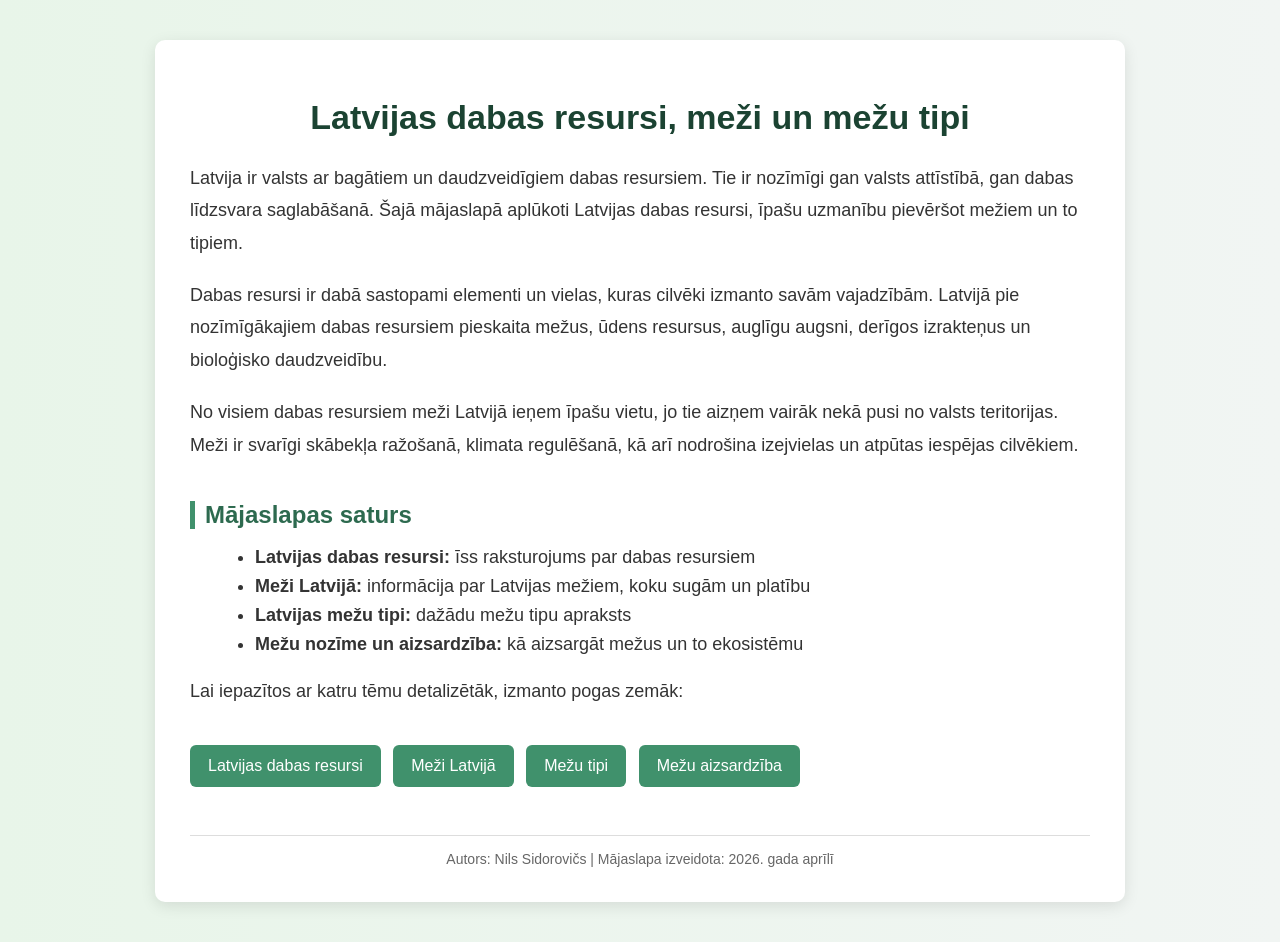
<file: index.html>
<!DOCTYPE html>
<html lang="lv">
<head>
    <meta charset="UTF-8">  
    <meta name="viewport" content="width=device-width, initial-scale=1.0">
    <title>Latvijas dabas resursi, meži un mežu tipi</title>
    <link rel="stylesheet" href="Saturs.style.css">
</head>
<body>

    <div class="container">

        <h1>Latvijas dabas resursi, meži un mežu tipi</h1>

        <p>
            Latvija ir valsts ar bagātiem un daudzveidīgiem dabas resursiem.
            Tie ir nozīmīgi gan valsts attīstībā, gan dabas līdzsvara saglabāšanā.
            Šajā mājaslapā aplūkoti Latvijas dabas resursi,
            īpašu uzmanību pievēršot mežiem un to tipiem.
        </p>

        <p>
            Dabas resursi ir dabā sastopami elementi un vielas,
            kuras cilvēki izmanto savām vajadzībām.
            Latvijā pie nozīmīgākajiem dabas resursiem pieskaita
            mežus, ūdens resursus, auglīgu augsni,
            derīgos izrakteņus un bioloģisko daudzveidību.
        </p>

        <p>
            No visiem dabas resursiem meži Latvijā ieņem īpašu vietu,
            jo tie aizņem vairāk nekā pusi no valsts teritorijas.
            Meži ir svarīgi skābekļa ražošanā, klimata regulēšanā,
            kā arī nodrošina izejvielas un atpūtas iespējas cilvēkiem.
        </p>

        <h2>Mājaslapas saturs</h2>

        <ul>
            <li><strong>Latvijas dabas resursi:</strong> īss raksturojums par dabas resursiem</li>
            <li><strong>Meži Latvijā:</strong> informācija par Latvijas mežiem, koku sugām un platību</li>
            <li><strong>Latvijas mežu tipi:</strong> dažādu mežu tipu apraksts</li>
            <li><strong>Mežu nozīme un aizsardzība:</strong> kā aizsargāt mežus un to ekosistēmu</li>
        </ul>

        <p>Lai iepazītos ar katru tēmu detalizētāk, izmanto pogas zemāk:</p>

        <!-- Navigācija uz citām lapām -->
        <div class="nav">
            <a href="latvijasdabasresursi.html">Latvijas dabas resursi</a>
            <a href="latvijasmezi.html">Meži Latvijā</a>
            <a href="latvijasmezutipi.html">Mežu tipi</a>
            <a href="latvijasmezuaizsardziba.html">Mežu aizsardzība</a>
        </div>

        <!-- Footer -->
        <footer>
            Autors: Nils Sidorovičs | Mājaslapa izveidota: 2026. gada aprīlī
        </footer>

    </div>

</body>
</html>
</file>
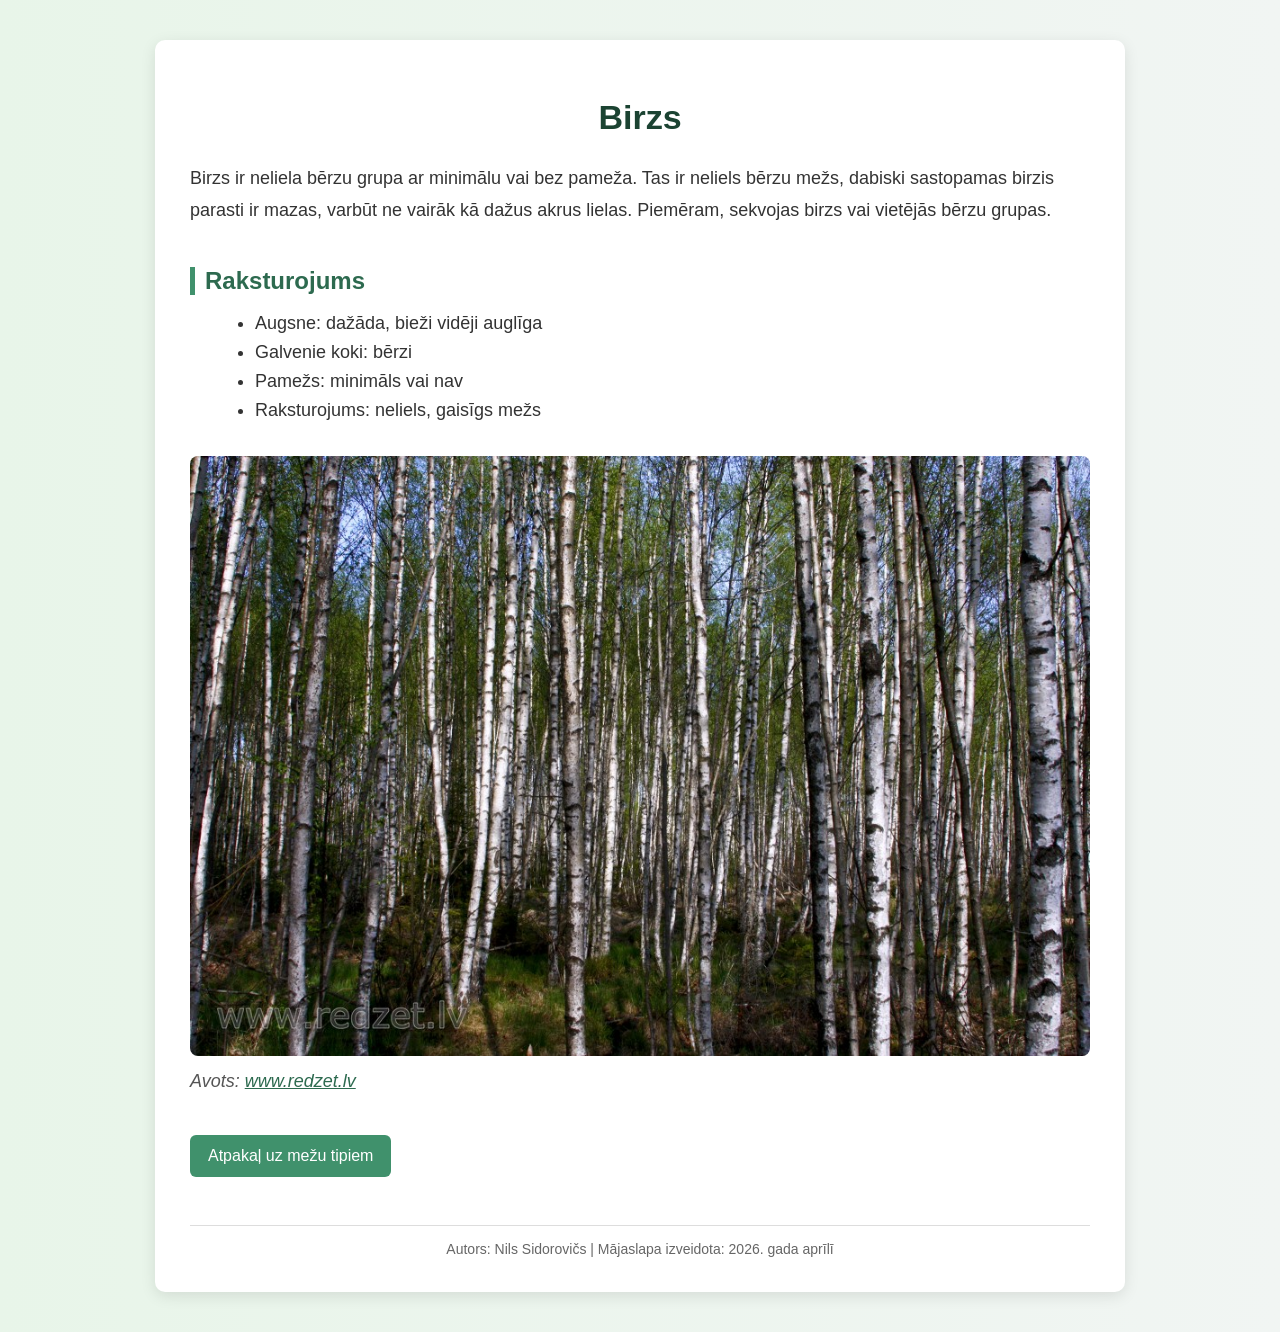
<file: birzs.html>
<!DOCTYPE html>
<html lang="lv">
<head>
    <meta charset="UTF-8">
    <meta name="viewport" content="width=device-width, initial-scale=1.0">
    <title>Birzs</title>
    <link rel="stylesheet" href="Saturs.style.css">
</head>
<body>

<div class="container">

    <h1>Birzs</h1>

    <p>
        Birzs ir neliela bērzu grupa ar minimālu vai bez pameža.
        Tas ir neliels bērzu mežs, dabiski sastopamas birzis parasti ir mazas,
        varbūt ne vairāk kā dažus akrus lielas.
        Piemēram, sekvojas birzs vai vietējās bērzu grupas.
    </p>

    <h2>Raksturojums</h2>
    <ul>
        <li>Augsne: dažāda, bieži vidēji auglīga</li>
        <li>Galvenie koki: bērzi</li>
        <li>Pamežs: minimāls vai nav</li>
        <li>Raksturojums: neliels, gaisīgs mežs</li>
    </ul>

    <!-- Attēls -->
    <img src="birzs.jpg" alt="Birzs Latvijā" class="responsive-img">
	<p class="avots-img">
    Avots: <a href="https://www.redzet.lv/photo/berzu-birzs-A-247-16" target="_blank">www.redzet.lv</a>
</p>

    <!-- Navigācija -->
    <div class="nav">
        <a href="latvijasmezutipi.html">Atpakaļ uz mežu tipiem</a>
    </div>

    <footer>
        Autors: Nils Sidorovičs | Mājaslapa izveidota: 2026. gada aprīlī
    </footer>

</div>

</body>
</html>
</file>
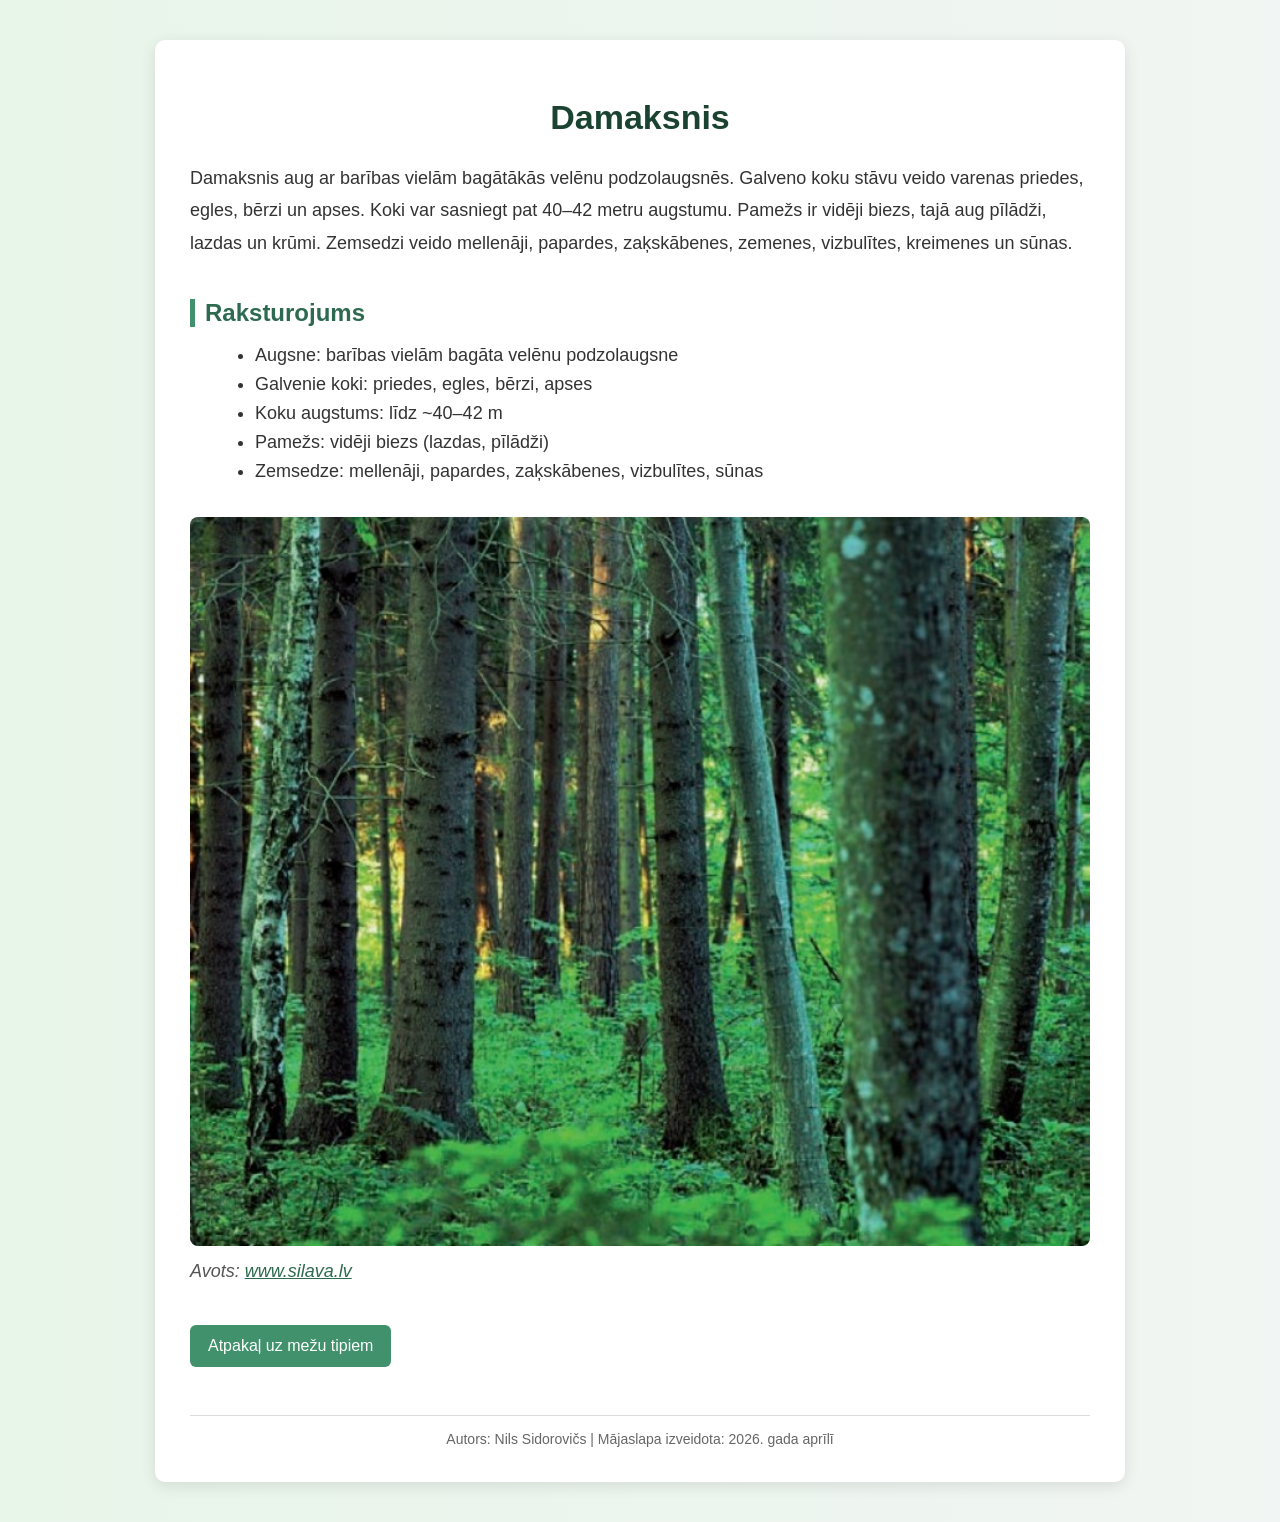
<file: damaksnis.html>
<!DOCTYPE html>
<html lang="lv">
<head>
    <meta charset="UTF-8">
    <meta name="viewport" content="width=device-width, initial-scale=1.0">
    <title>Damaksnis</title>
    <link rel="stylesheet" href="Saturs.style.css">
</head>
<body>

<div class="container">

    <h1>Damaksnis</h1>

    <p>
        Damaksnis aug ar barības vielām bagātākās velēnu podzolaugsnēs.
        Galveno koku stāvu veido varenas priedes, egles, bērzi un apses.
        Koki var sasniegt pat 40–42 metru augstumu.
        Pamežs ir vidēji biezs, tajā aug pīlādži, lazdas un krūmi.
        Zemsedzi veido mellenāji, papardes, zaķskābenes, zemenes,
        vizbulītes, kreimenes un sūnas.
    </p>

    <h2>Raksturojums</h2>
    <ul>
        <li>Augsne: barības vielām bagāta velēnu podzolaugsne</li>
        <li>Galvenie koki: priedes, egles, bērzi, apses</li>
        <li>Koku augstums: līdz ~40–42 m</li>
        <li>Pamežs: vidēji biezs (lazdas, pīlādži)</li>
        <li>Zemsedze: mellenāji, papardes, zaķskābenes, vizbulītes, sūnas</li>
    </ul>

    <!-- Attēls -->
    <img src="damaksnis.jpg" alt="Damaksnis Latvijā" class="responsive-img">
	<p class="avots-img">
    Avots: <a href="https://www.silava.lv/images/Produkti/2013-Monografija-Zalitis-Jansons-Latvijas-meza-tipologija-un-tas-sakotne.pdf" target="_blank">www.silava.lv</a>
</p>

    <!-- Navigācija -->
    <div class="nav">
        <a href="latvijasmezutipi.html">Atpakaļ uz mežu tipiem</a>
    </div>

    <footer>
        Autors: Nils Sidorovičs | Mājaslapa izveidota: 2026. gada aprīlī
    </footer>

</div>

</body>
</html>
</file>
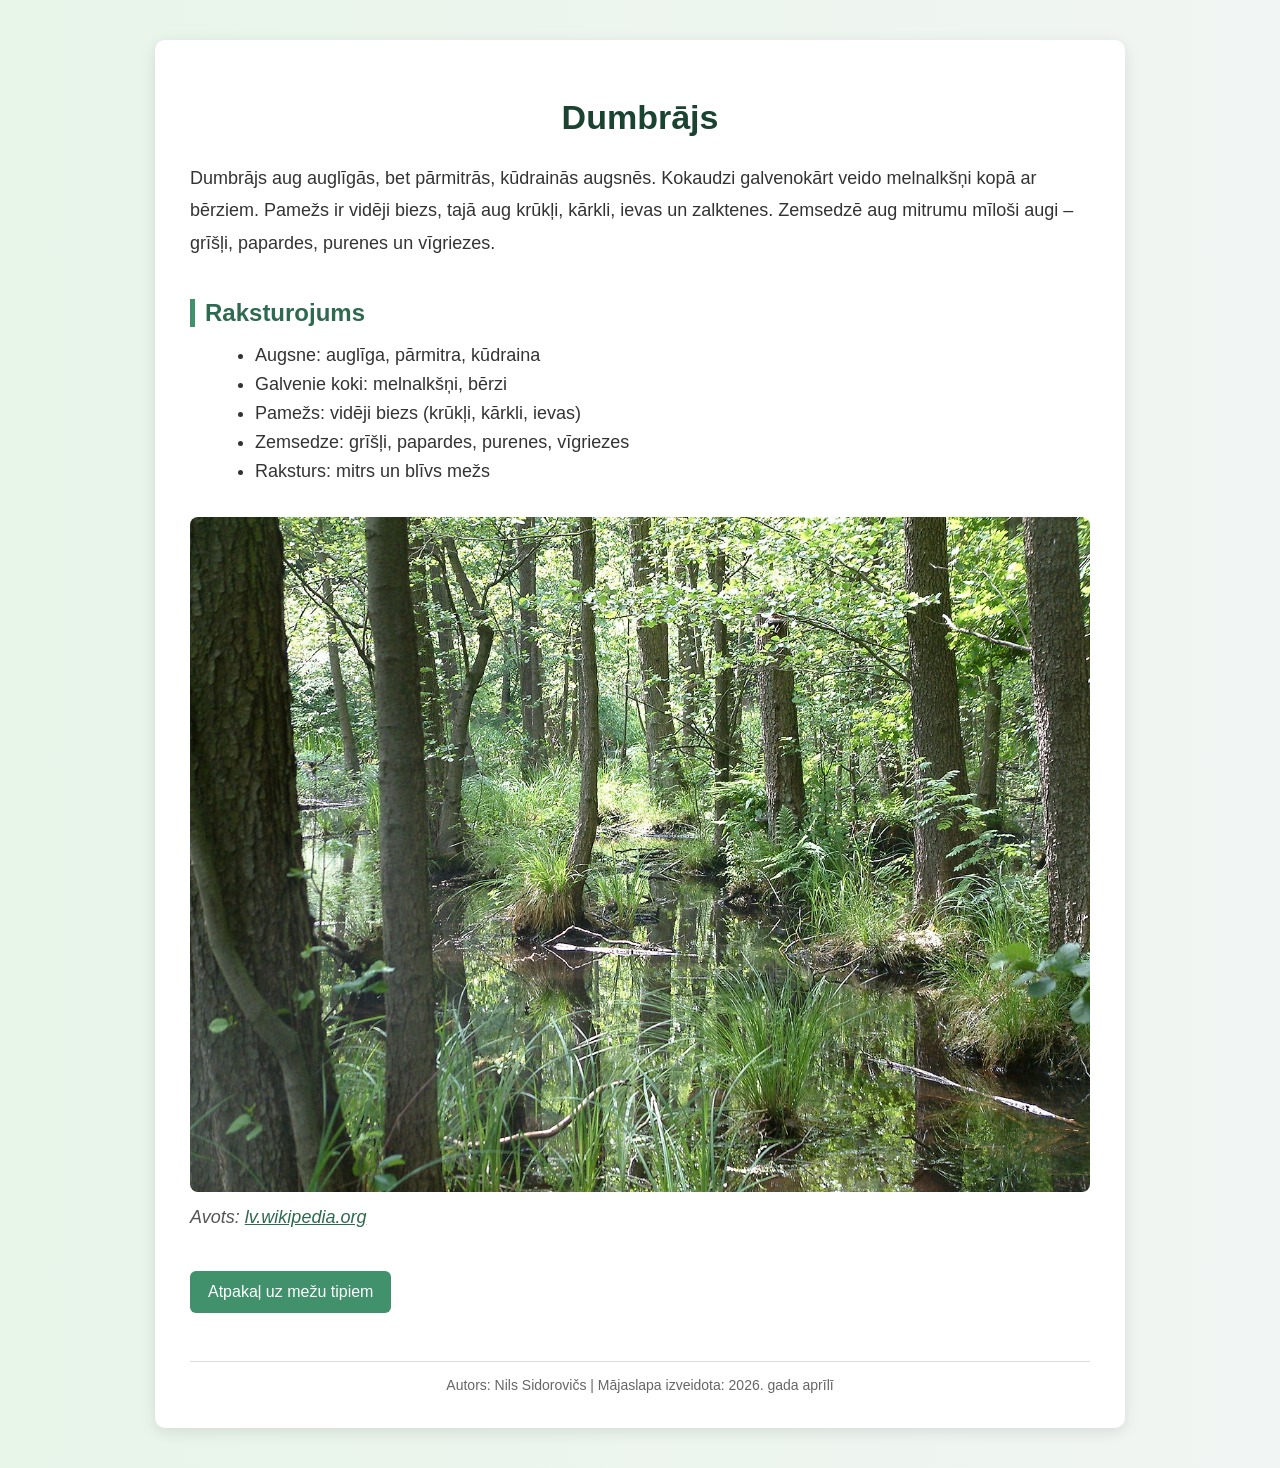
<file: dumbrajs.html>
<!DOCTYPE html>
<html lang="lv">
<head>
    <meta charset="UTF-8">
    <meta name="viewport" content="width=device-width, initial-scale=1.0">
    <title>Dumbrājs</title>
    <link rel="stylesheet" href="Saturs.style.css">
</head>
<body>

<div class="container">

    <h1>Dumbrājs</h1>

    <p>
        Dumbrājs aug auglīgās, bet pārmitrās, kūdrainās augsnēs.
        Kokaudzi galvenokārt veido melnalkšņi kopā ar bērziem.
        Pamežs ir vidēji biezs, tajā aug krūkļi, kārkli, ievas un zalktenes.
        Zemsedzē aug mitrumu mīloši augi – grīšļi, papardes,
        purenes un vīgriezes.
    </p>

    <h2>Raksturojums</h2>
    <ul>
        <li>Augsne: auglīga, pārmitra, kūdraina</li>
        <li>Galvenie koki: melnalkšņi, bērzi</li>
        <li>Pamežs: vidēji biezs (krūkļi, kārkli, ievas)</li>
        <li>Zemsedze: grīšļi, papardes, purenes, vīgriezes</li>
        <li>Raksturs: mitrs un blīvs mežs</li>
    </ul>

    <!-- Attēls -->
    <img src="dumbrajs.jpg" alt="Dumbrājs Latvijā" class="responsive-img">
	<p class="avots-img">
    Avots: <a href="https://lv.wikipedia.org/wiki/Dumbr%C4%81js" target="_blank">lv.wikipedia.org</a>
</p>

    <!-- Navigācija -->
    <div class="nav">
        <a href="latvijasmezutipi.html">Atpakaļ uz mežu tipiem</a>
    </div>

    <footer>
        Autors: Nils Sidorovičs | Mājaslapa izveidota: 2026. gada aprīlī
    </footer>

</div>

</body>
</html>
</file>
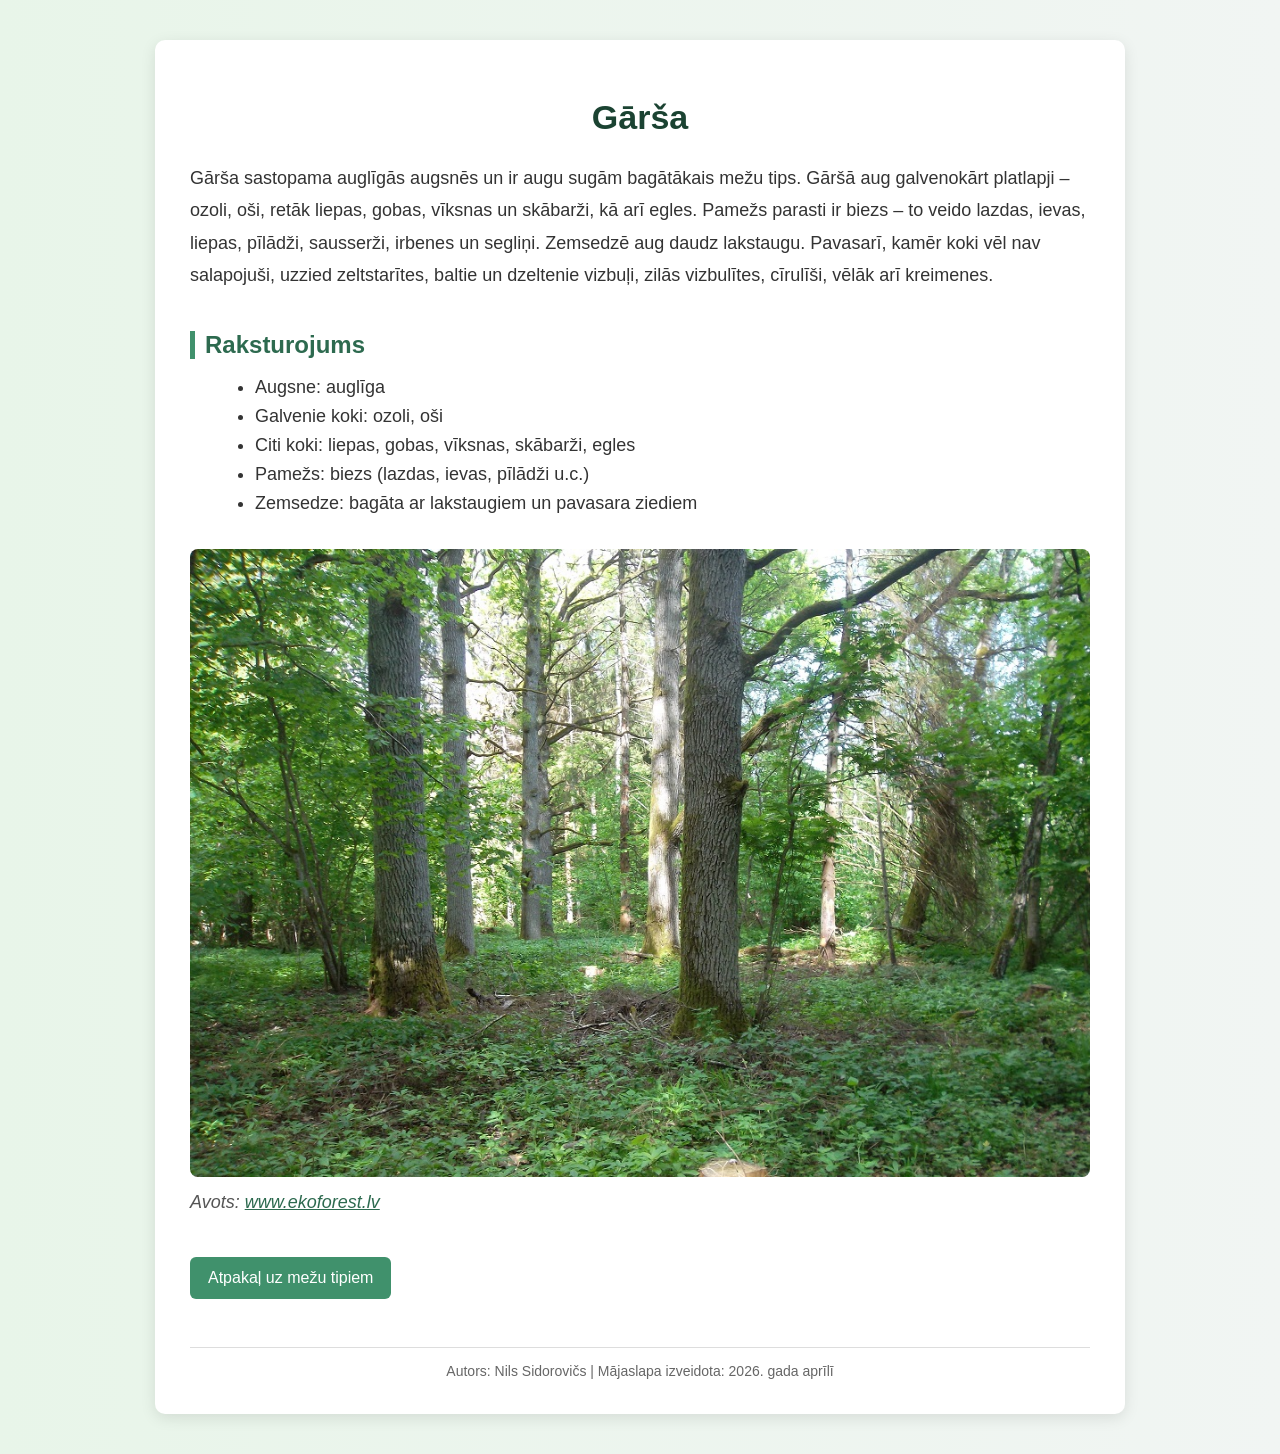
<file: garsa.html>
<!DOCTYPE html>
<html lang="lv">
<head>
    <meta charset="UTF-8">
    <meta name="viewport" content="width=device-width, initial-scale=1.0">
    <title>Gārša</title>
    <link rel="stylesheet" href="Saturs.style.css">
</head>
<body>

<div class="container">

    <h1>Gārša</h1>

    <p>
        Gārša sastopama auglīgās augsnēs un ir augu sugām bagātākais mežu tips.
        Gāršā aug galvenokārt platlapji – ozoli, oši, retāk liepas, gobas,
        vīksnas un skābarži, kā arī egles.
        Pamežs parasti ir biezs – to veido lazdas, ievas, liepas, pīlādži,
        sausserži, irbenes un segliņi.
        Zemsedzē aug daudz lakstaugu.
        Pavasarī, kamēr koki vēl nav salapojuši, uzzied zeltstarītes,
        baltie un dzeltenie vizbuļi, zilās vizbulītes, cīrulīši,
        vēlāk arī kreimenes.
    </p>

    <h2>Raksturojums</h2>
    <ul>
        <li>Augsne: auglīga</li>
        <li>Galvenie koki: ozoli, oši</li>
        <li>Citi koki: liepas, gobas, vīksnas, skābarži, egles</li>
        <li>Pamežs: biezs (lazdas, ievas, pīlādži u.c.)</li>
        <li>Zemsedze: bagāta ar lakstaugiem un pavasara ziediem</li>
    </ul>

    <!-- Attēls -->
    <img src="garsa.jpg" alt="Gārša Latvijā" class="responsive-img">
	<p class="avots-img">
    Avots: <a href="https://www.ekoforest.lv/2017/02/08/latvijas-mezu-raksturojums-2-dala/" target="_blank">www.ekoforest.lv</a>
</p>

    <!-- Navigācija -->
    <div class="nav">
        <a href="latvijasmezutipi.html">Atpakaļ uz mežu tipiem</a>
    </div>

    <footer>
        Autors: Nils Sidorovičs | Mājaslapa izveidota: 2026. gada aprīlī
    </footer>

</div>

</body>
</html>
</file>
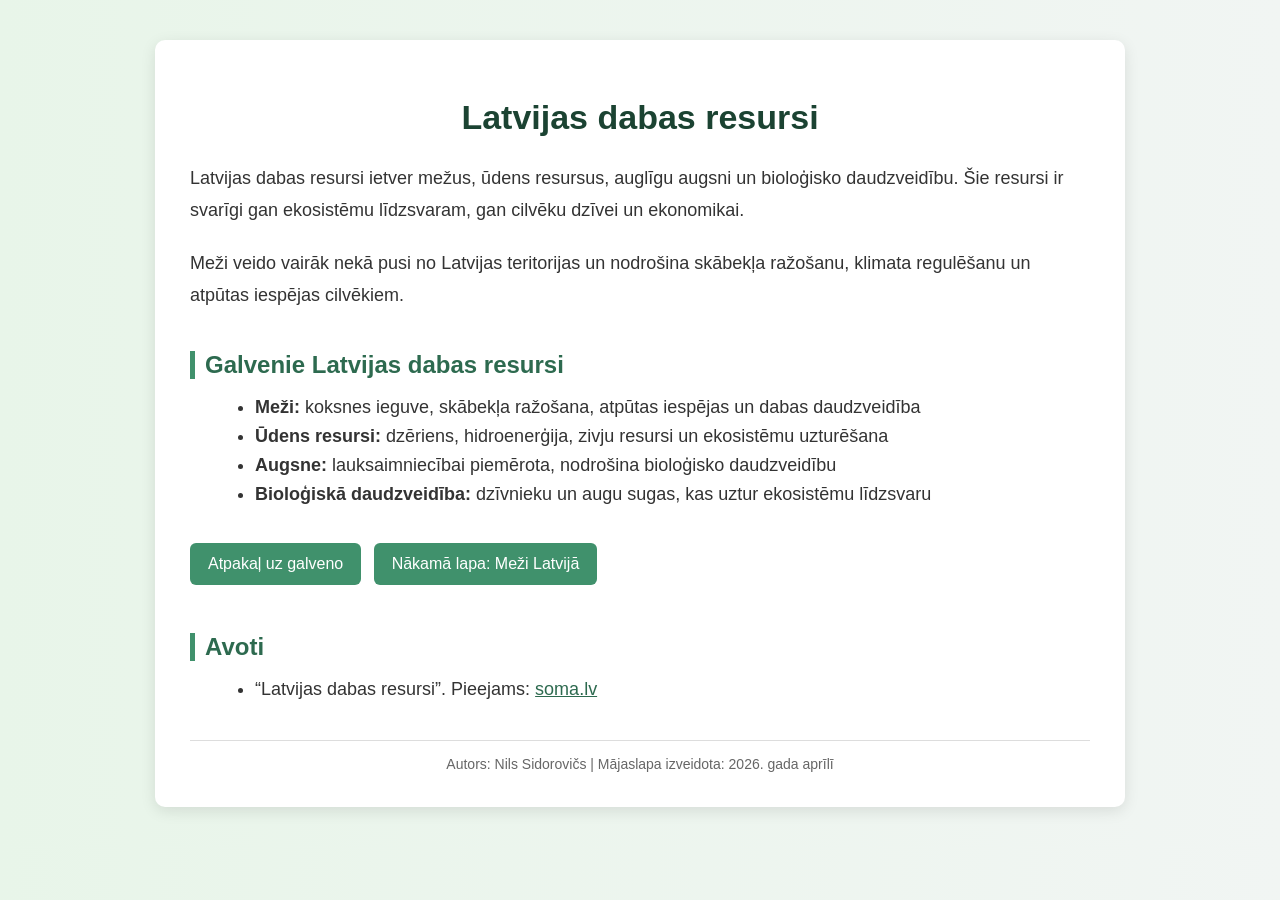
<file: latvijasdabasresursi.html>
<!DOCTYPE html>
<html lang="lv">
<head>
    <meta charset="UTF-8">
    <meta name="viewport" content="width=device-width, initial-scale=1.0">
    <title>Latvijas dabas resursi</title>
    <link rel="stylesheet" href="Saturs.style.css">
</head>
<body>

    <div class="container">

        <h1>Latvijas dabas resursi</h1>

        <p>
            Latvijas dabas resursi ietver mežus, ūdens resursus, auglīgu augsni un bioloģisko daudzveidību.
            Šie resursi ir svarīgi gan ekosistēmu līdzsvaram, gan cilvēku dzīvei un ekonomikai.
        </p>

        <p>
            Meži veido vairāk nekā pusi no Latvijas teritorijas un nodrošina skābekļa ražošanu,
            klimata regulēšanu un atpūtas iespējas cilvēkiem.
        </p>

        <h2>Galvenie Latvijas dabas resursi</h2>
        <ul>
            <li><strong>Meži:</strong> koksnes ieguve, skābekļa ražošana, atpūtas iespējas un dabas daudzveidība</li>
            <li><strong>Ūdens resursi:</strong> dzēriens, hidroenerģija, zivju resursi un ekosistēmu uzturēšana</li>
            <li><strong>Augsne:</strong> lauksaimniecībai piemērota, nodrošina bioloģisko daudzveidību</li>
            <li><strong>Bioloģiskā daudzveidība:</strong> dzīvnieku un augu sugas, kas uztur ekosistēmu līdzsvaru</li>
        </ul>

        <!-- Navigācija -->
        <div class="nav">
            <a href="index.html">Atpakaļ uz galveno</a>
            <a href="latvijasmezi.html">Nākamā lapa: Meži Latvijā</a>
        </div>

        <!-- Avoti -->
        <h2>Avoti</h2>
        <ul class="avoti">
            <li>
                “Latvijas dabas resursi”. Pieejams: 
                <a href="https://app.soma.lv/v2/viedtema/geografija/astota-klase/kas-ir-dabas-resursi/latvijas-dabas-resursi" target="_blank">
                soma.lv
                </a>
            </li>
        </ul>

        <!-- Footer -->
        <footer>
            Autors: Nils Sidorovičs | Mājaslapa izveidota: 2026. gada aprīlī
        </footer>

    </div>

</body>
</html>
</file>
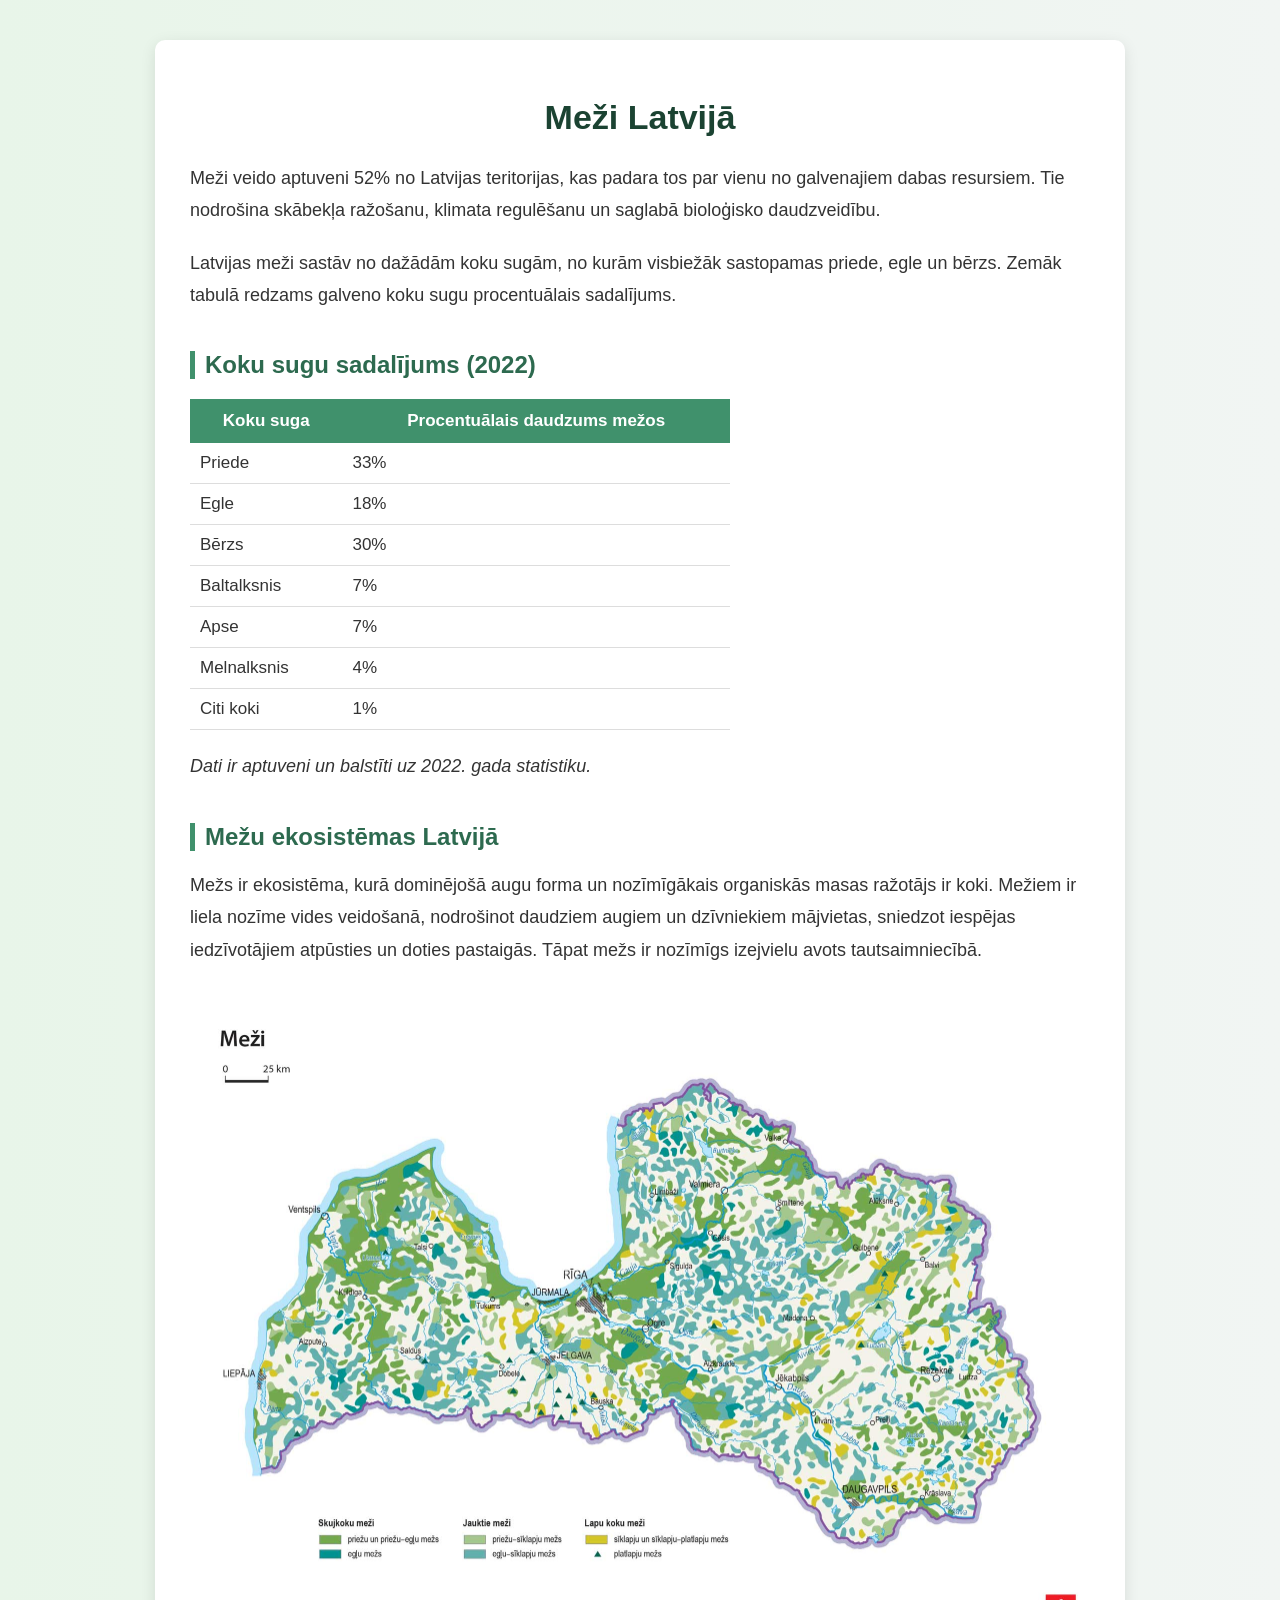
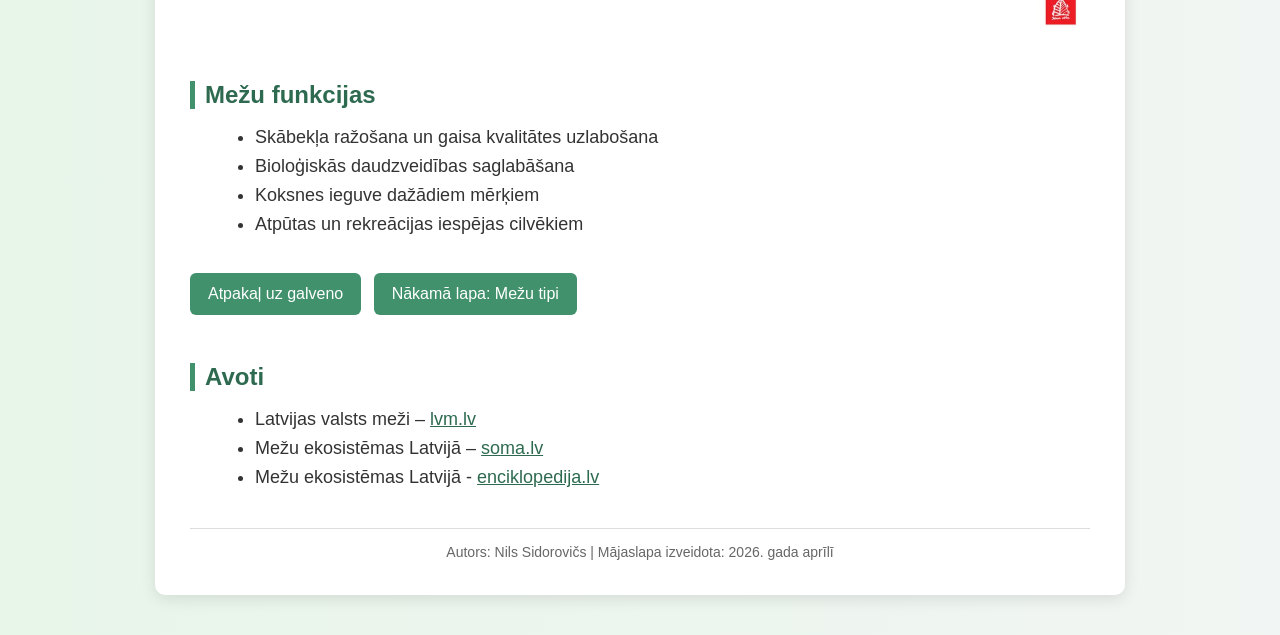
<file: latvijasmezi.html>
<!DOCTYPE html>
<html lang="lv">
<head>
    <meta charset="UTF-8">
    <meta name="viewport" content="width=device-width, initial-scale=1.0">
    <title>Meži Latvijā</title>
    <link rel="stylesheet" href="Saturs.style.css">
</head>
<body>

    <div class="container">

        <h1>Meži Latvijā</h1>

        <p>
            Meži veido aptuveni 52% no Latvijas teritorijas, kas padara tos par vienu no galvenajiem dabas resursiem. 
            Tie nodrošina skābekļa ražošanu, klimata regulēšanu un saglabā bioloģisko daudzveidību.
        </p>

        <p>
            Latvijas meži sastāv no dažādām koku sugām, no kurām visbiežāk sastopamas priede, egle un bērzs. 
            Zemāk tabulā redzams galveno koku sugu procentuālais sadalījums.
        </p>

        <h2>Koku sugu sadalījums (2022)</h2>
        <table class="tabula">
            <thead>
                <tr>
                    <th>Koku suga</th>
                    <th>Procentuālais daudzums mežos</th>
                </tr>
            </thead>
            <tbody>
                <tr><td>Priede</td><td>33%</td></tr>
                <tr><td>Egle</td><td>18%</td></tr>
                <tr><td>Bērzs</td><td>30%</td></tr>
                <tr><td>Baltalksnis</td><td>7%</td></tr>
                <tr><td>Apse</td><td>7%</td></tr>
                <tr><td>Melnalksnis</td><td>4%</td></tr>
                <tr><td>Citi koki</td><td>1%</td></tr>
            </tbody>
        </table>
        <p><em>Dati ir aptuveni un balstīti uz 2022. gada statistiku.</em></p>

        <h2>Mežu ekosistēmas Latvijā</h2>
        <p>
            Mežs ir ekosistēma, kurā dominējošā augu forma un nozīmīgākais organiskās masas ražotājs ir koki. 
            Mežiem ir liela nozīme vides veidošanā, nodrošinot daudziem augiem un dzīvniekiem mājvietas, sniedzot iespējas iedzīvotājiem atpūsties un doties pastaigās. 
            Tāpat mežs ir nozīmīgs izejvielu avots tautsaimniecībā.
        </p>
        <img src="mezuekosistemaslatvija.jpg" alt="Mežu karte Latvijā" class="responsive-img">

        <h2>Mežu funkcijas</h2>
        <ul>
            <li>Skābekļa ražošana un gaisa kvalitātes uzlabošana</li>
            <li>Bioloģiskās daudzveidības saglabāšana</li>
            <li>Koksnes ieguve dažādiem mērķiem</li>
            <li>Atpūtas un rekreācijas iespējas cilvēkiem</li>
        </ul>

        <!-- Navigācija -->
        <div class="nav">
            <a href="index.html">Atpakaļ uz galveno</a>
            <a href="latvijasmezutipi.html">Nākamā lapa: Mežu tipi</a>
        </div>

        <!-- Avoti -->
        <h2>Avoti</h2>
        <ul class="avoti">
            <li>Latvijas valsts meži – <a href="https://www.lvm.lv/lv" target="_blank">lvm.lv</a></li>
            <li>Mežu ekosistēmas Latvijā – <a href="https://app.soma.lv/v2/viedtema/geografija/devita-klase/ka-latvija-pieejamos-resursus-izmanto-saimnieciba/meza-ekosistemas-latvija" target="_blank">soma.lv</a></li>
            <li>Mežu ekosistēmas Latvijā - <a href="https://enciklopedija.lv/api/image/original?name=fd4c8b61f8af-e07566be-9281-4f05-8be5-035e922223d8.jpg" target="_blank">enciklopedija.lv</a></li>
        </ul>

        <!-- Footer -->
        <footer>
            Autors: Nils Sidorovičs | Mājaslapa izveidota: 2026. gada aprīlī
        </footer>

    </div>

</body>
</html>
</file>
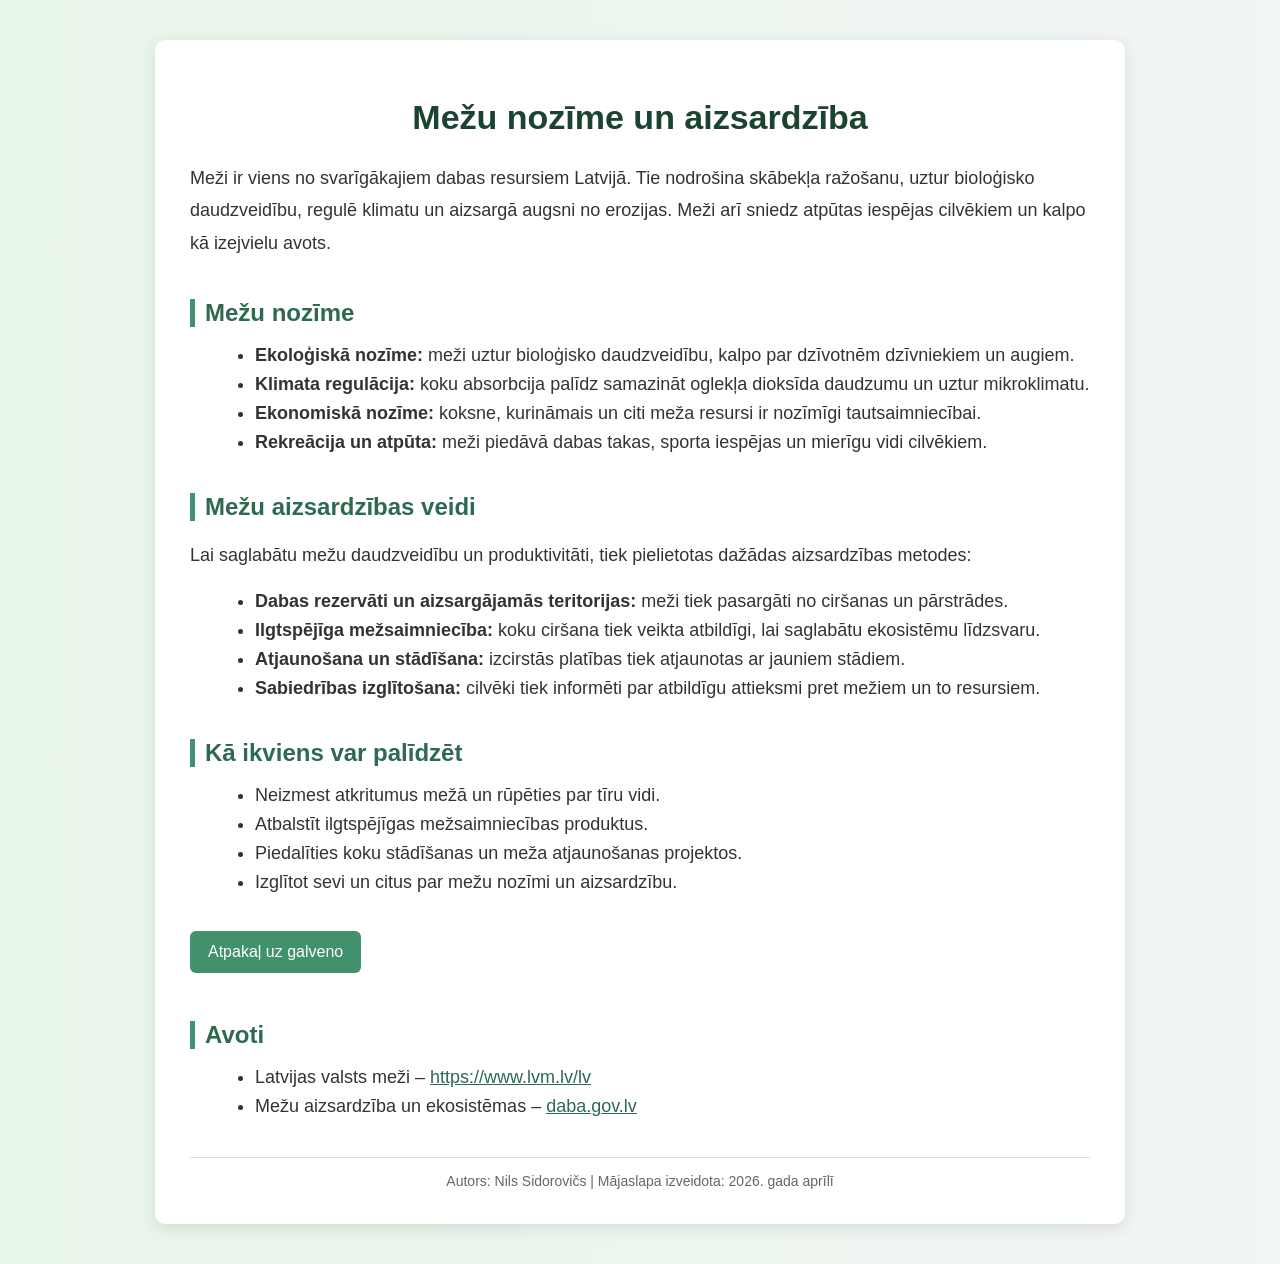
<file: latvijasmezuaizsardziba.html>
<!DOCTYPE html>
<html lang="lv">
<head>
    <meta charset="UTF-8">
    <meta name="viewport" content="width=device-width, initial-scale=1.0">
    <title>Mežu nozīme un aizsardzība</title>
    <link rel="stylesheet" href="Saturs.style.css">
</head>
<body>

    <div class="container">

        <h1>Mežu nozīme un aizsardzība</h1>

        <p>
            Meži ir viens no svarīgākajiem dabas resursiem Latvijā. Tie nodrošina skābekļa ražošanu, 
            uztur bioloģisko daudzveidību, regulē klimatu un aizsargā augsni no erozijas. 
            Meži arī sniedz atpūtas iespējas cilvēkiem un kalpo kā izejvielu avots.
        </p>

        <h2>Mežu nozīme</h2>
        <ul>
            <li><strong>Ekoloģiskā nozīme:</strong> meži uztur bioloģisko daudzveidību, kalpo par dzīvotnēm dzīvniekiem un augiem.</li>
            <li><strong>Klimata regulācija:</strong> koku absorbcija palīdz samazināt oglekļa dioksīda daudzumu un uztur mikroklimatu.</li>
            <li><strong>Ekonomiskā nozīme:</strong> koksne, kurināmais un citi meža resursi ir nozīmīgi tautsaimniecībai.</li>
            <li><strong>Rekreācija un atpūta:</strong> meži piedāvā dabas takas, sporta iespējas un mierīgu vidi cilvēkiem.</li>
        </ul>

        <h2>Mežu aizsardzības veidi</h2>
        <p>
            Lai saglabātu mežu daudzveidību un produktivitāti, tiek pielietotas dažādas aizsardzības metodes:
        </p>
        <ul>
            <li><strong>Dabas rezervāti un aizsargājamās teritorijas:</strong> meži tiek pasargāti no ciršanas un pārstrādes.</li>
            <li><strong>Ilgtspējīga mežsaimniecība:</strong> koku ciršana tiek veikta atbildīgi, lai saglabātu ekosistēmu līdzsvaru.</li>
            <li><strong>Atjaunošana un stādīšana:</strong> izcirstās platības tiek atjaunotas ar jauniem stādiem.</li>
            <li><strong>Sabiedrības izglītošana:</strong> cilvēki tiek informēti par atbildīgu attieksmi pret mežiem un to resursiem.</li>
        </ul>

        <h2>Kā ikviens var palīdzēt</h2>
        <ul>
            <li>Neizmest atkritumus mežā un rūpēties par tīru vidi.</li>
            <li>Atbalstīt ilgtspējīgas mežsaimniecības produktus.</li>
            <li>Piedalīties koku stādīšanas un meža atjaunošanas projektos.</li>
            <li>Izglītot sevi un citus par mežu nozīmi un aizsardzību.</li>
        </ul>

        <!-- Navigācija -->
        <div class="nav">
            <a href="index.html">Atpakaļ uz galveno</a>
        </div>

        <!-- Avoti -->
        <h2>Avoti</h2>
        <ul class="avoti">
            <li>Latvijas valsts meži – <a href="https://www.lvm.lv/lv" target="_blank">https://www.lvm.lv/lv</a></li>
            <li>Mežu aizsardzība un ekosistēmas – <a href="https://www.daba.gov.lv/" target="_blank">daba.gov.lv</a></li>
        </ul>

        <!-- Footer -->
        <footer>
            Autors: Nils Sidorovičs | Mājaslapa izveidota: 2026. gada aprīlī
        </footer>

    </div>

</body>
</html>
</file>
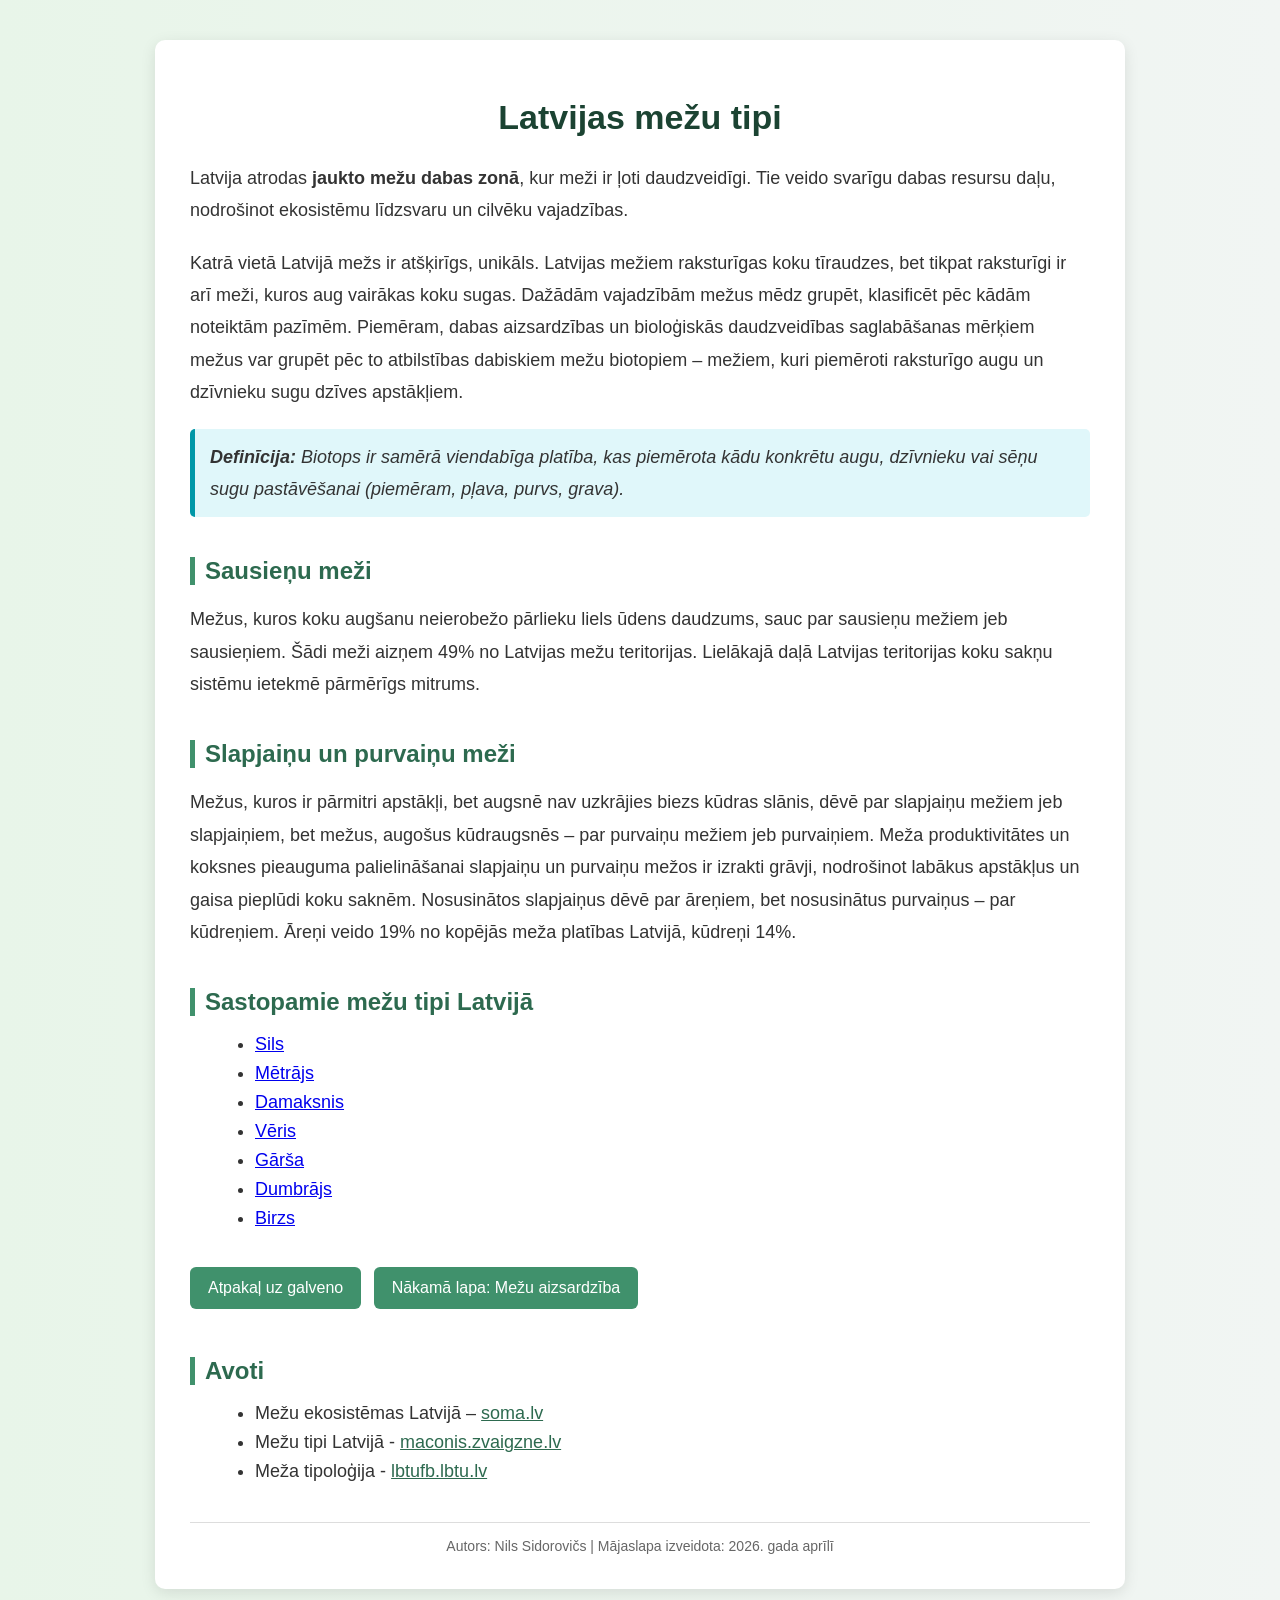
<file: latvijasmezutipi.html>
<!DOCTYPE html>
<html lang="lv">
<head>
    <meta charset="UTF-8">
    <meta name="viewport" content="width=device-width, initial-scale=1.0">
    <title>Latvijas mežu tipi</title>
    <link rel="stylesheet" href="Saturs.style.css">
</head>
<body>

    <div class="container">

        <h1>Latvijas mežu tipi</h1>

        <p>
            Latvija atrodas <strong>jaukto mežu dabas zonā</strong>, kur meži ir ļoti daudzveidīgi. 
            Tie veido svarīgu dabas resursu daļu, nodrošinot ekosistēmu līdzsvaru un cilvēku vajadzības.
        </p>

        <p>
            Katrā vietā Latvijā mežs ir atšķirīgs, unikāls. Latvijas mežiem raksturīgas koku tīraudzes, bet tikpat raksturīgi ir arī meži, kuros aug vairākas koku sugas. 
            Dažādām vajadzībām mežus mēdz grupēt, klasificēt pēc kādām noteiktām pazīmēm. 
            Piemēram, dabas aizsardzības un bioloģiskās daudzveidības saglabāšanas mērķiem mežus var grupēt pēc to atbilstības dabiskiem mežu biotopiem – mežiem, kuri piemēroti raksturīgo augu un dzīvnieku sugu dzīves apstākļiem.
        </p>

        <p class="definicija">
            <strong>Definīcija:</strong> Biotops ir samērā viendabīga platība, kas piemērota kādu konkrētu augu, dzīvnieku vai sēņu sugu pastāvēšanai (piemēram, pļava, purvs, grava).
        </p>

        <h2>Sausieņu meži</h2>
        <p>
            Mežus, kuros koku augšanu neierobežo pārlieku liels ūdens daudzums, sauc par sausieņu mežiem jeb sausieņiem. 
            Šādi meži aizņem 49% no Latvijas mežu teritorijas. Lielākajā daļā Latvijas teritorijas koku sakņu sistēmu ietekmē pārmērīgs mitrums.
        </p>

        <h2>Slapjaiņu un purvaiņu meži</h2>
        <p>
            Mežus, kuros ir pārmitri apstākļi, bet augsnē nav uzkrājies biezs kūdras slānis, dēvē par slapjaiņu mežiem jeb slapjaiņiem, bet mežus, augošus kūdraugsnēs – par purvaiņu mežiem jeb purvaiņiem. 
            Meža produktivitātes un koksnes pieauguma palielināšanai slapjaiņu un purvaiņu mežos ir izrakti grāvji, nodrošinot labākus apstākļus un gaisa pieplūdi koku saknēm. 
            Nosusinātos slapjaiņus dēvē par āreņiem, bet nosusinātus purvaiņus – par kūdreņiem. Āreņi veido 19% no kopējās meža platības Latvijā, kūdreņi 14%.
        </p>

        <h2>Sastopamie mežu tipi Latvijā</h2>
        <ul>
            <li><a href="sils.html">Sils</a></li>
            <li><a href="metrajs.html">Mētrājs</a></li>
            <li><a href="damaksnis.html">Damaksnis</a></li>
            <li><a href="veris.html">Vēris</a></li>
            <li><a href="garsa.html">Gārša</a></li>
            <li><a href="dumbrajs.html">Dumbrājs</a></li>
            <li><a href="birzs.html">Birzs</a></li>
        </ul>

        <!-- Navigācija -->
        <div class="nav">
            <a href="index.html">Atpakaļ uz galveno</a>
            <a href="latvijasmezuaizsardziba.html">Nākamā lapa: Mežu aizsardzība</a>
        </div>

        <!-- Avoti -->
        <h2>Avoti</h2>
        <ul class="avoti">
            <li>Mežu ekosistēmas Latvijā – <a href="https://app.soma.lv/v2/viedtema/geografija/devita-klase/ka-latvija-pieejamos-resursus-izmanto-saimnieciba/meza-ekosistemas-latvija" target="_blank">soma.lv</a></li>
			<li>Mežu tipi Latvijā - <a href="https://maconis.zvaigzne.lv/produkts/483" target="_blank">maconis.zvaigzne.lv</a></li>
			<li>Meža tipoloģija - <a href="https://lbtufb.lbtu.lv/LLUgramatas/MF/Meza_tipologija_2014.pdf" target="_blank">lbtufb.lbtu.lv</a></li>
        </ul>

        <footer>
            Autors: Nils Sidorovičs | Mājaslapa izveidota: 2026. gada aprīlī
        </footer>

    </div>

</body>
</html>
</file>
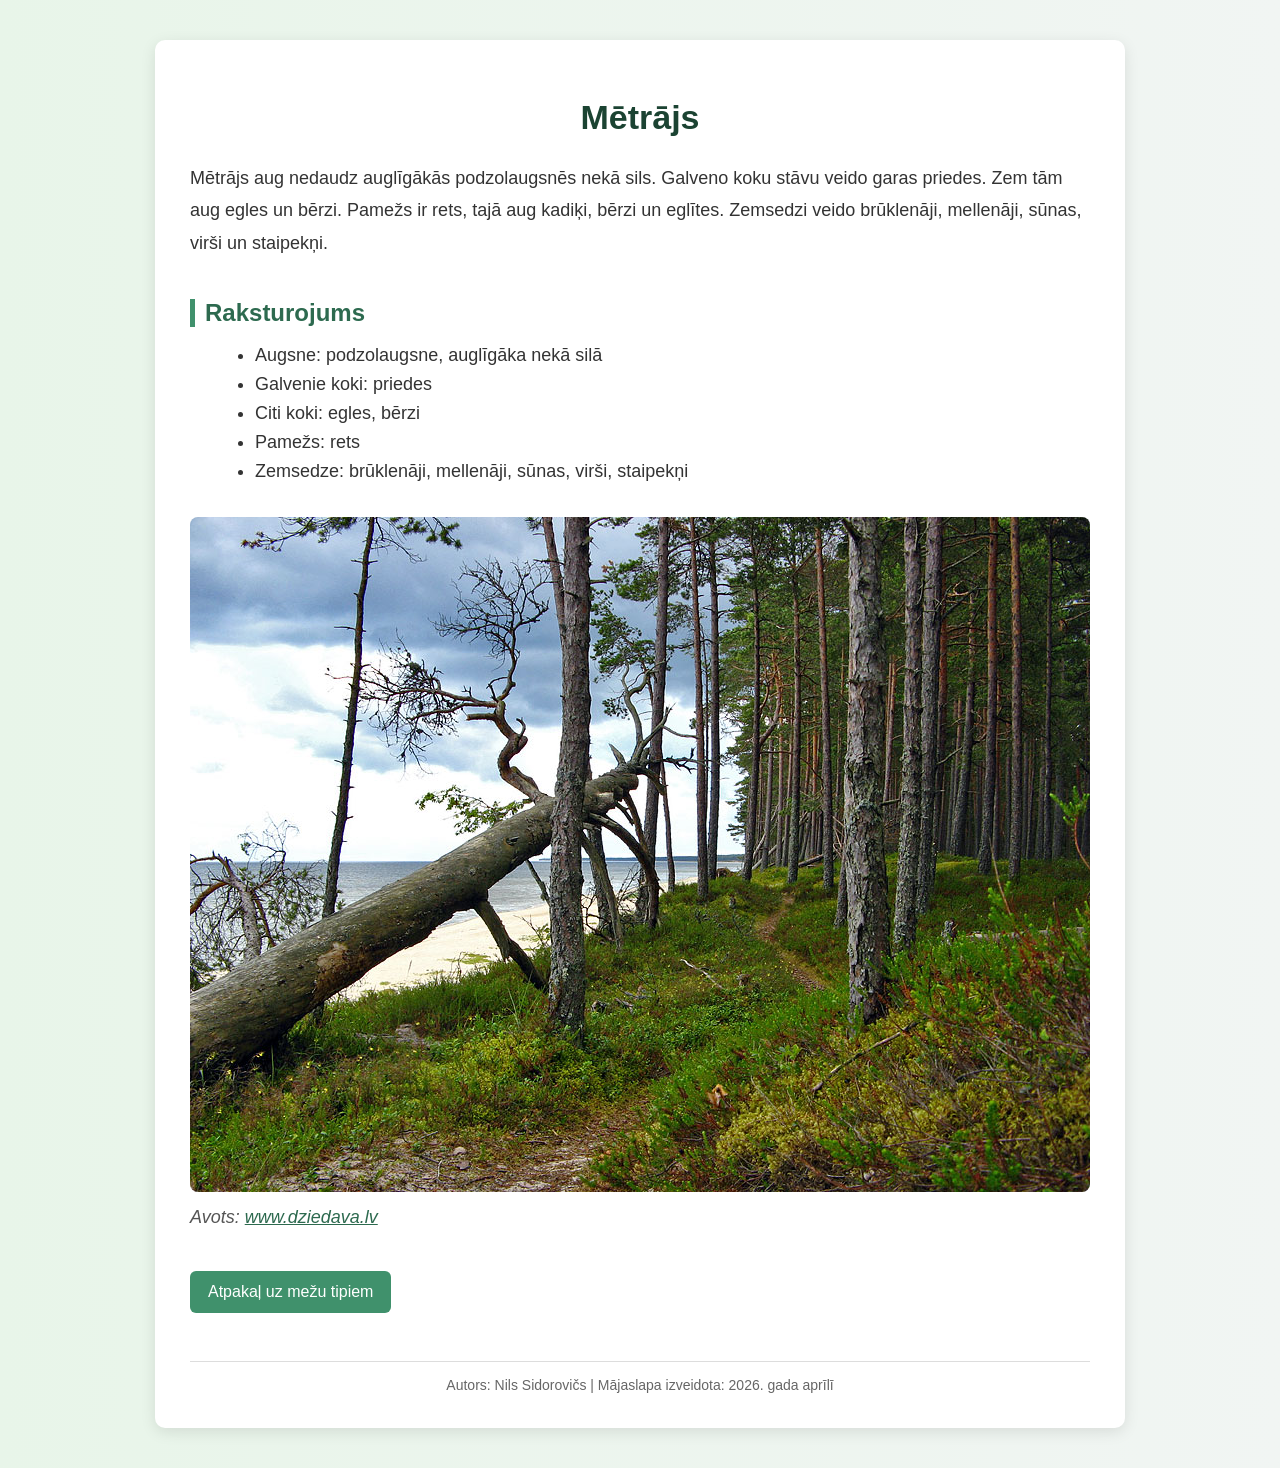
<file: metrajs.html>
<!DOCTYPE html>
<html lang="lv">
<head>
    <meta charset="UTF-8">
    <meta name="viewport" content="width=device-width, initial-scale=1.0">
    <title>Mētrājs</title>
    <link rel="stylesheet" href="Saturs.style.css">
</head>
<body>

<div class="container">

    <h1>Mētrājs</h1>

    <p>
        Mētrājs aug nedaudz auglīgākās podzolaugsnēs nekā sils.
        Galveno koku stāvu veido garas priedes. Zem tām aug egles un bērzi.
        Pamežs ir rets, tajā aug kadiķi, bērzi un eglītes.
        Zemsedzi veido brūklenāji, mellenāji, sūnas, virši un staipekņi.
    </p>

    <h2>Raksturojums</h2>
    <ul>
        <li>Augsne: podzolaugsne, auglīgāka nekā silā</li>
        <li>Galvenie koki: priedes</li>
        <li>Citi koki: egles, bērzi</li>
        <li>Pamežs: rets</li>
        <li>Zemsedze: brūklenāji, mellenāji, sūnas, virši, staipekņi</li>
    </ul>

    <!-- Attēls -->
    <img src="metrajs2.jpg" alt="Mētrājs Latvijā" class="responsive-img">
	<p class="avots-img">
    Avots: <a href="https://dziedava.lv/daba/izveleta_daba.php?ftips1=80" target="_blank">www.dziedava.lv</a>
</p>

    <!-- Navigācija -->
    <div class="nav">
        <a href="latvijasmezutipi.html">Atpakaļ uz mežu tipiem</a>
    </div>

    <footer>
        Autors: Nils Sidorovičs | Mājaslapa izveidota: 2026. gada aprīlī
    </footer>

</div>

</body>
</html>
</file>
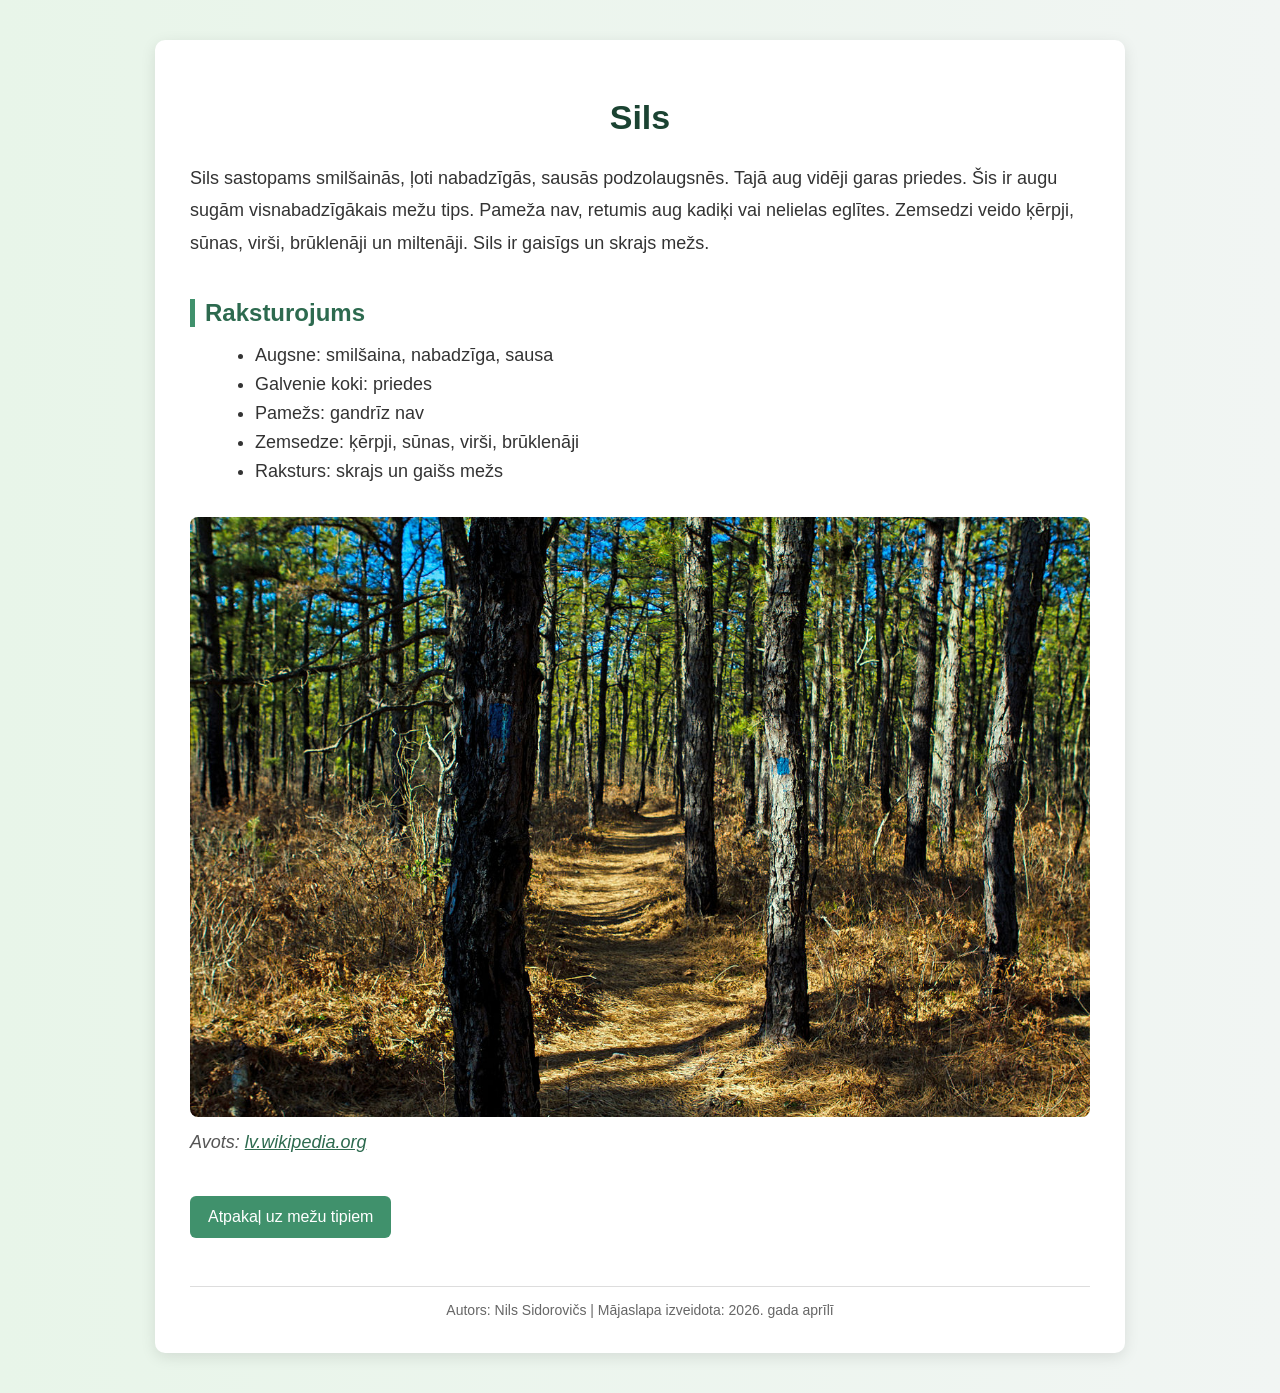
<file: sils.html>
<!DOCTYPE html>
<html lang="lv">
<head>
    <meta charset="UTF-8">
    <meta name="viewport" content="width=device-width, initial-scale=1.0">
    <title>Sils</title>
    <link rel="stylesheet" href="Saturs.style.css">
</head>
<body>

<div class="container">

    <h1>Sils</h1>

    <p>
        Sils sastopams smilšainās, ļoti nabadzīgās, sausās podzolaugsnēs.
        Tajā aug vidēji garas priedes. Šis ir augu sugām visnabadzīgākais mežu tips.
        Pameža nav, retumis aug kadiķi vai nelielas eglītes.
        Zemsedzi veido ķērpji, sūnas, virši, brūklenāji un miltenāji.
        Sils ir gaisīgs un skrajs mežs.
    </p>

    <h2>Raksturojums</h2>
    <ul>
        <li>Augsne: smilšaina, nabadzīga, sausa</li>
        <li>Galvenie koki: priedes</li>
        <li>Pamežs: gandrīz nav</li>
        <li>Zemsedze: ķērpji, sūnas, virši, brūklenāji</li>
        <li>Raksturs: skrajs un gaišs mežs</li>
    </ul>

    <!-- Attēls -->
    <img src="sils.jpg" alt="Sils mežs Latvijā" class="responsive-img">
	<p class="avots-img">
    Avots: <a href="https://lv.wikipedia.org/wiki/Sils" target="_blank">lv.wikipedia.org</a>
</p>

    <!-- Navigācija -->
    <div class="nav">
        <a href="latvijasmezutipi.html">Atpakaļ uz mežu tipiem</a>
    </div>

    <footer>
        Autors: Nils Sidorovičs | Mājaslapa izveidota: 2026. gada aprīlī
    </footer>

</div>

</body>
</html>
</file>
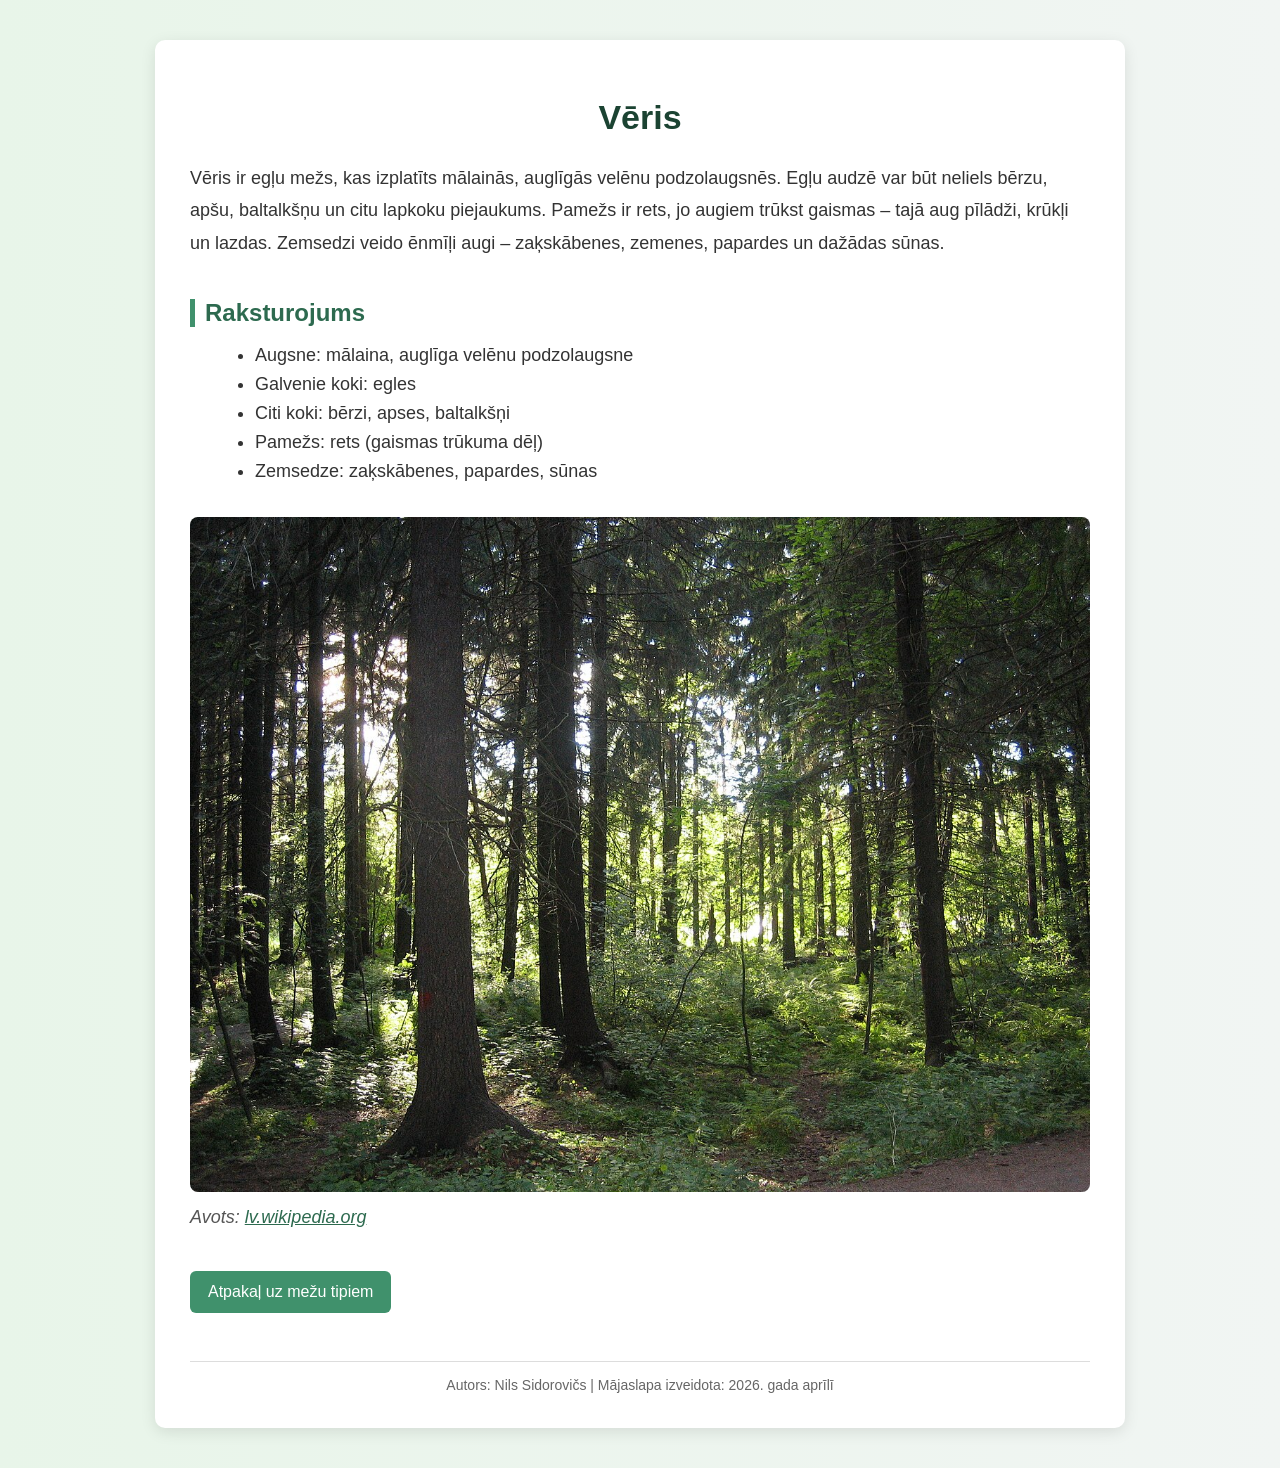
<file: veris.html>
<!DOCTYPE html>
<html lang="lv">
<head>
    <meta charset="UTF-8">
    <meta name="viewport" content="width=device-width, initial-scale=1.0">
    <title>Vēris</title>
    <link rel="stylesheet" href="Saturs.style.css">
</head>
<body>

<div class="container">

    <h1>Vēris</h1>

    <p>
        Vēris ir egļu mežs, kas izplatīts mālainās, auglīgās velēnu podzolaugsnēs.
        Egļu audzē var būt neliels bērzu, apšu, baltalkšņu un citu lapkoku piejaukums.
        Pamežs ir rets, jo augiem trūkst gaismas – tajā aug pīlādži,
        krūkļi un lazdas.
        Zemsedzi veido ēnmīļi augi – zaķskābenes, zemenes,
        papardes un dažādas sūnas.
    </p>

    <h2>Raksturojums</h2>
    <ul>
        <li>Augsne: mālaina, auglīga velēnu podzolaugsne</li>
        <li>Galvenie koki: egles</li>
        <li>Citi koki: bērzi, apses, baltalkšņi</li>
        <li>Pamežs: rets (gaismas trūkuma dēļ)</li>
        <li>Zemsedze: zaķskābenes, papardes, sūnas</li>
    </ul>

    <!-- Attēls -->
    <img src="veris.jpg" alt="Vēris Latvijā" class="responsive-img">
	<p class="avots-img">
    Avots: <a href="https://lv.wikipedia.org/wiki/V%C4%93ris" target="_blank">lv.wikipedia.org</a>
</p>

    <!-- Navigācija -->
    <div class="nav">
        <a href="latvijasmezutipi.html">Atpakaļ uz mežu tipiem</a>
    </div>

    <footer>
        Autors: Nils Sidorovičs | Mājaslapa izveidota: 2026. gada aprīlī
    </footer>

</div>

</body>
</html>
</file>
<file: Saturs.style.css>
/* ===== VISPĀRĒJAIS ===== */
body {
    font-family: "Segoe UI", Arial, sans-serif;
    background: linear-gradient(to right, #e8f5e9, #f1f5f3);
    margin: 0;
    padding: 0;
    color: #333;
}

/* ===== KONTEINERS ===== */
.container {
    max-width: 900px;
    margin: 40px auto;
    padding: 35px;
    background-color: #ffffff;
    border-radius: 10px;
    box-shadow: 0 4px 15px rgba(0,0,0,0.1);
}

/* ===== VIRSRĀKSTI ===== */
.container h1 {
    text-align: center;
    font-size: 34px;
    margin-bottom: 25px;
    color: #1b4332;
}

.container h2 {
    font-size: 24px;
    margin-top: 40px;
    margin-bottom: 15px;
    color: #2d6a4f;
    border-left: 5px solid #40916c;
    padding-left: 10px;
}

/* ===== TEKSTS ===== */
.container p {
    font-size: 18px;
    line-height: 1.8;
    margin-bottom: 20px;
}

/* ===== SARAKSTI ===== */
.container ul {
    margin-left: 25px;
    margin-bottom: 20px;
    font-size: 18px;
}

.container li {
    margin-bottom: 8px;
}

/* ===== NAVIGĀCIJA ===== */
.nav {
    margin-top: 30px;
}

.nav a {
    display: inline-block;
    margin: 8px 8px 8px 0;
    padding: 12px 18px;
    background-color: #40916c;
    color: white;
    text-decoration: none;
    border-radius: 6px;
    font-size: 16px;
    transition: 0.3s;
}

.nav a:hover {
    background-color: #2d6a4f;
    transform: translateY(-2px);
}

/* ===== TABULAS ===== */
.tabula {
    width: 60%;
    border-collapse: collapse;
    margin: 20px 0;
    font-size: 17px;
}

.tabula th {
    background-color: #40916c;
    color: white;
    padding: 12px;
}

.tabula td {
    padding: 10px;
    border-bottom: 1px solid #ddd;
}

.tabula tr:hover {
    background-color: #f1f5f3;
}

/* ===== ATTĒLI ===== */
.responsive-img {
    width: 100%;
    max-width: 100%;
    border-radius: 8px;
    margin-top: 15px;
}

/* ===== DEFINĪCIJAS BLOKS ===== */
.definicija {
    background-color: #e0f7fa;
    padding: 12px 15px;
    border-left: 5px solid #0097a7;
    margin: 20px 0;
    font-style: italic;
    border-radius: 5px;
}

/* ===== AVOTI ===== */
.avoti {
    font-size: 16px;
}

.avoti a {
    color: #2d6a4f;
}

.avoti a:hover {
    text-decoration: underline;
}

/* ===== FOOTER ===== */
footer {
    margin-top: 40px;
    padding-top: 15px;
    border-top: 1px solid #ddd;
    text-align: center;
    font-size: 14px;
    color: #666;
}
/* ===== ATTĒLU AVOTI ===== */
.avots-img {
    font-size: 14px;
    color: #555;
    margin-top: 5px;
    font-style: italic;
}

.avots-img a {
    color: #2d6a4f;
}

.avots-img a:hover {
    text-decoration: underline;
}
</file>
